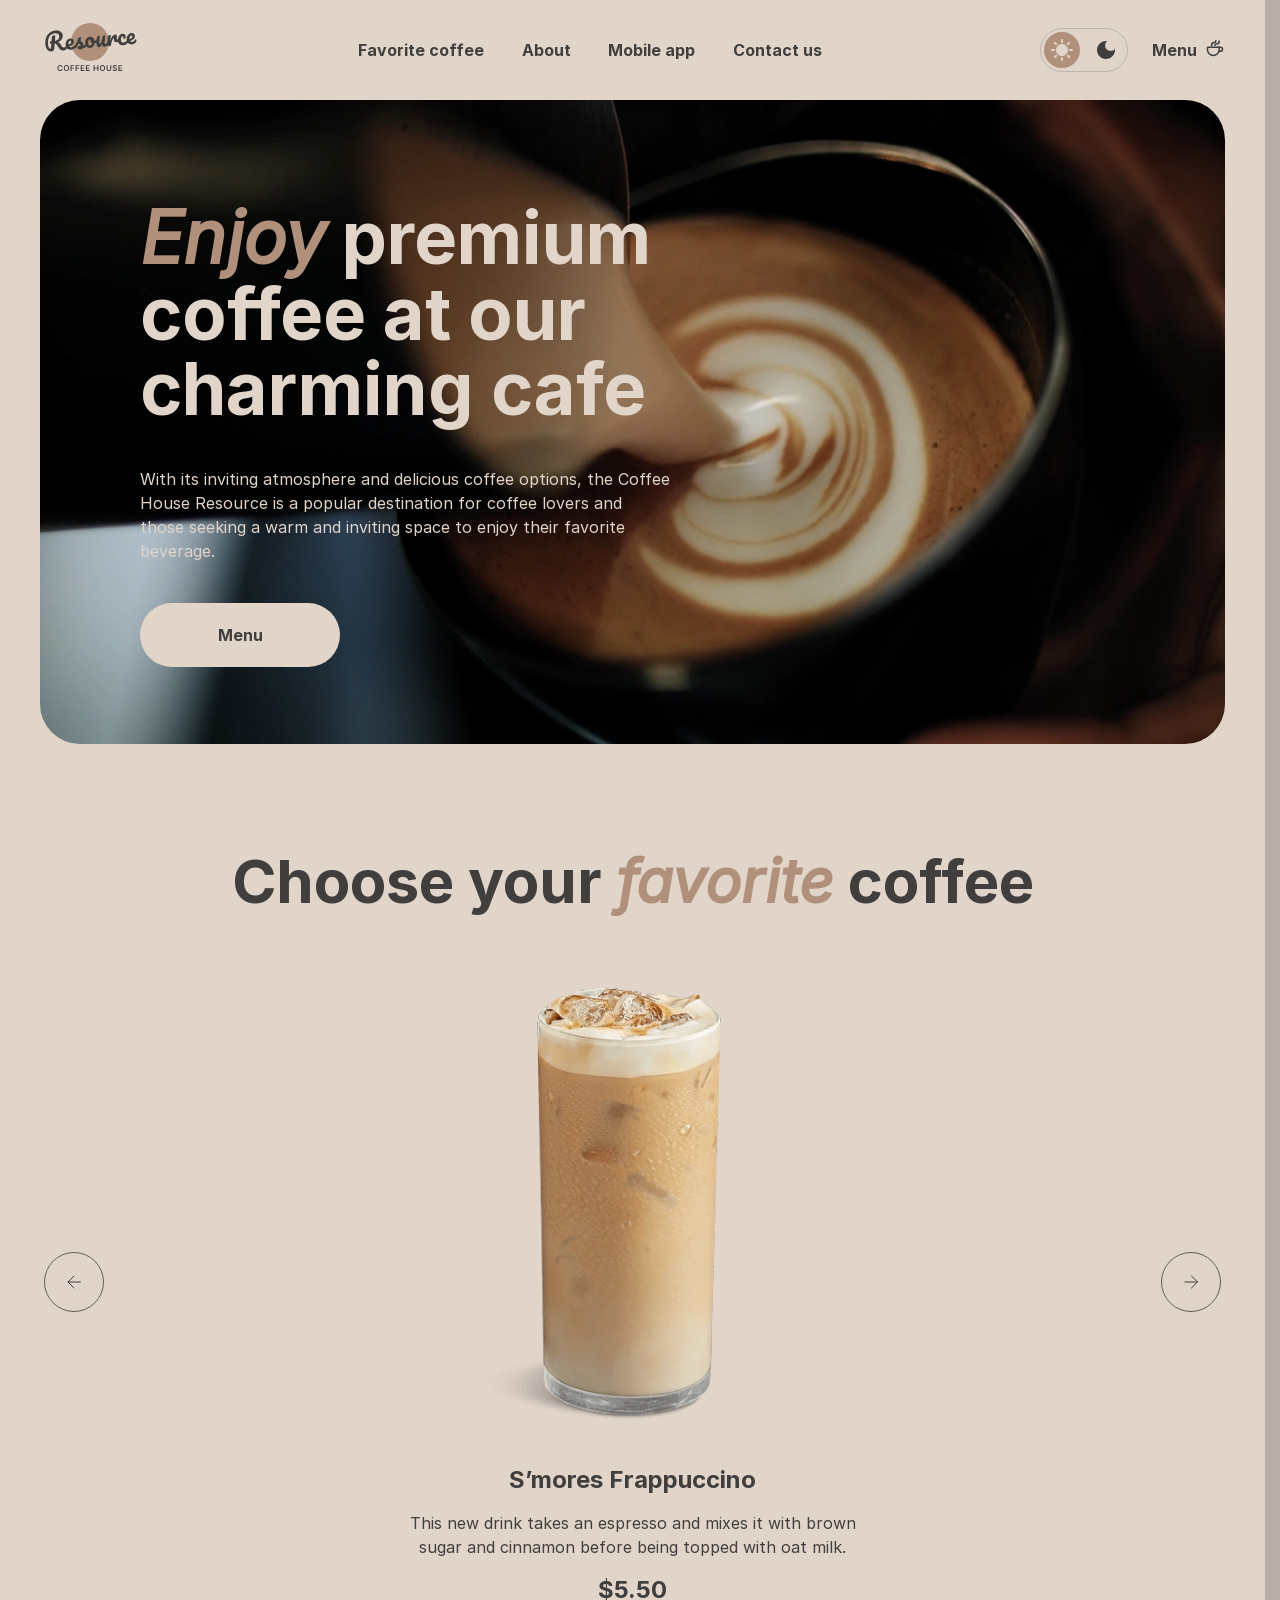
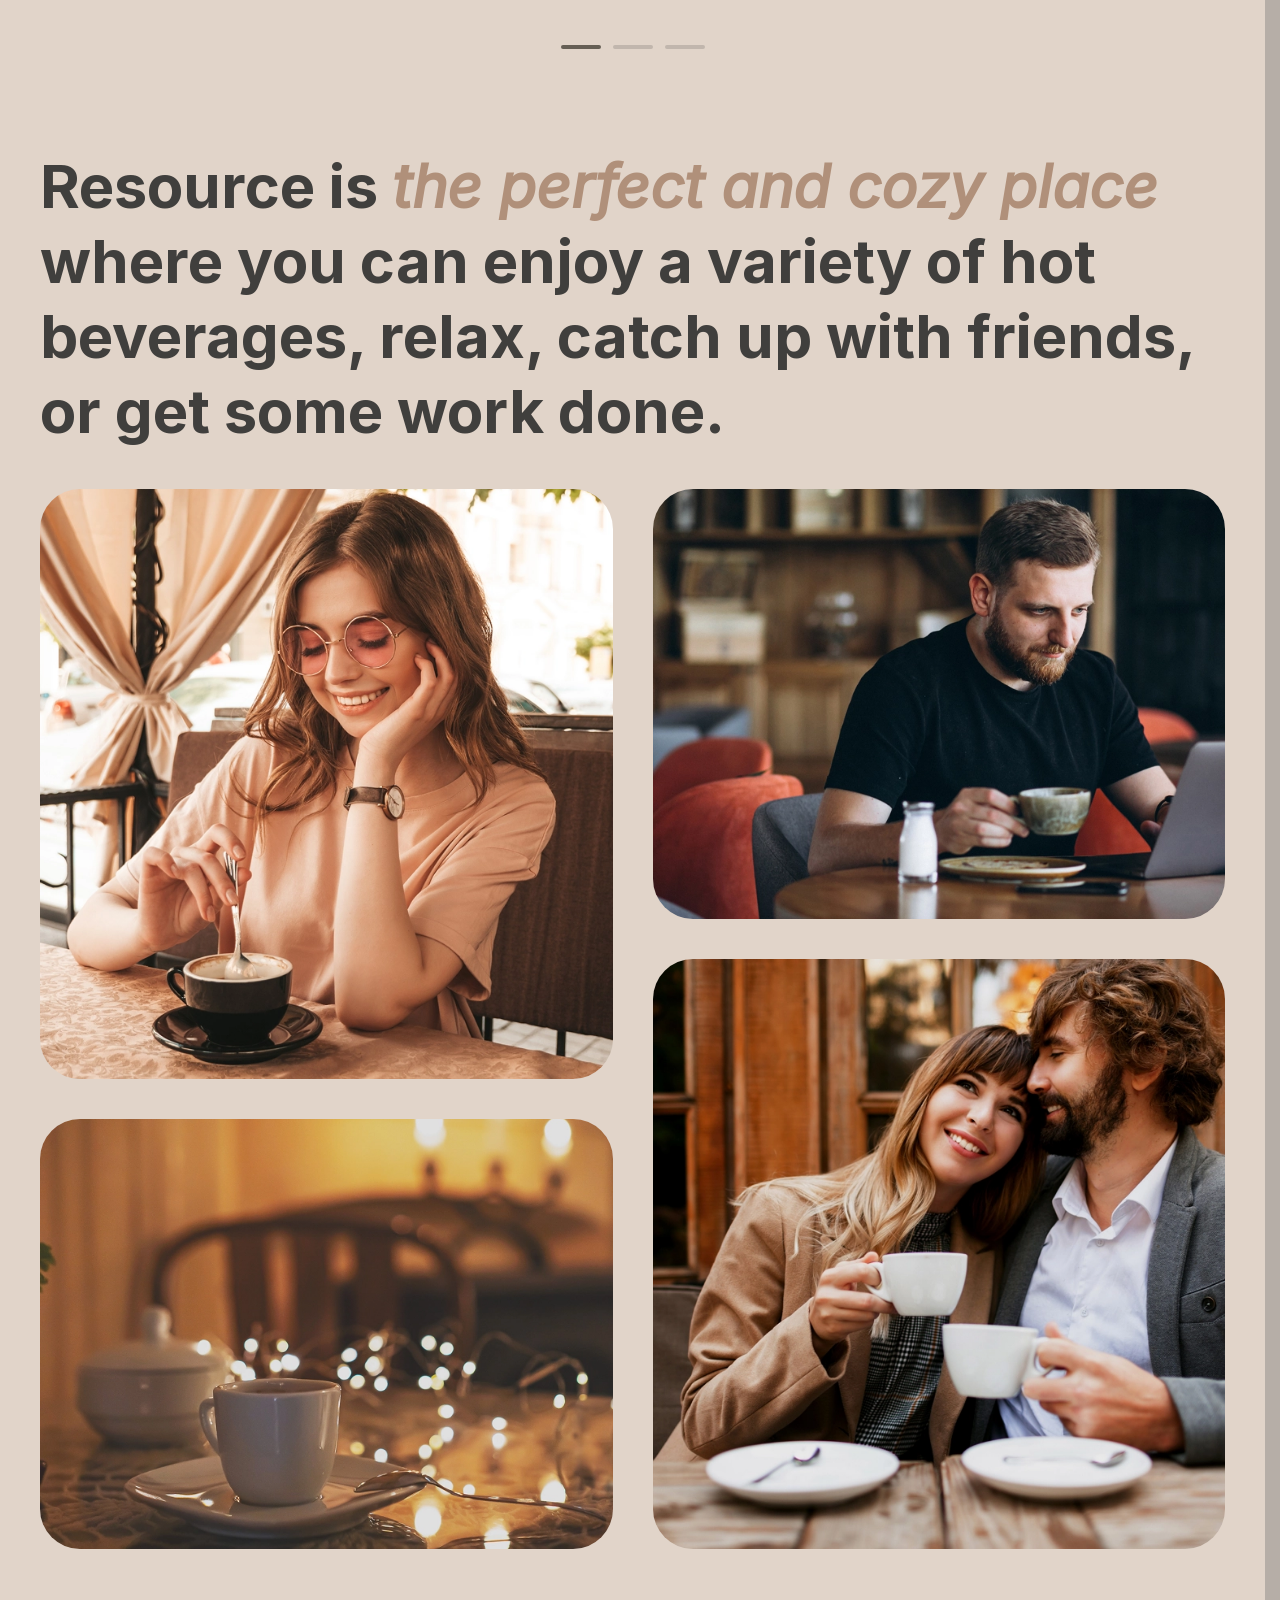
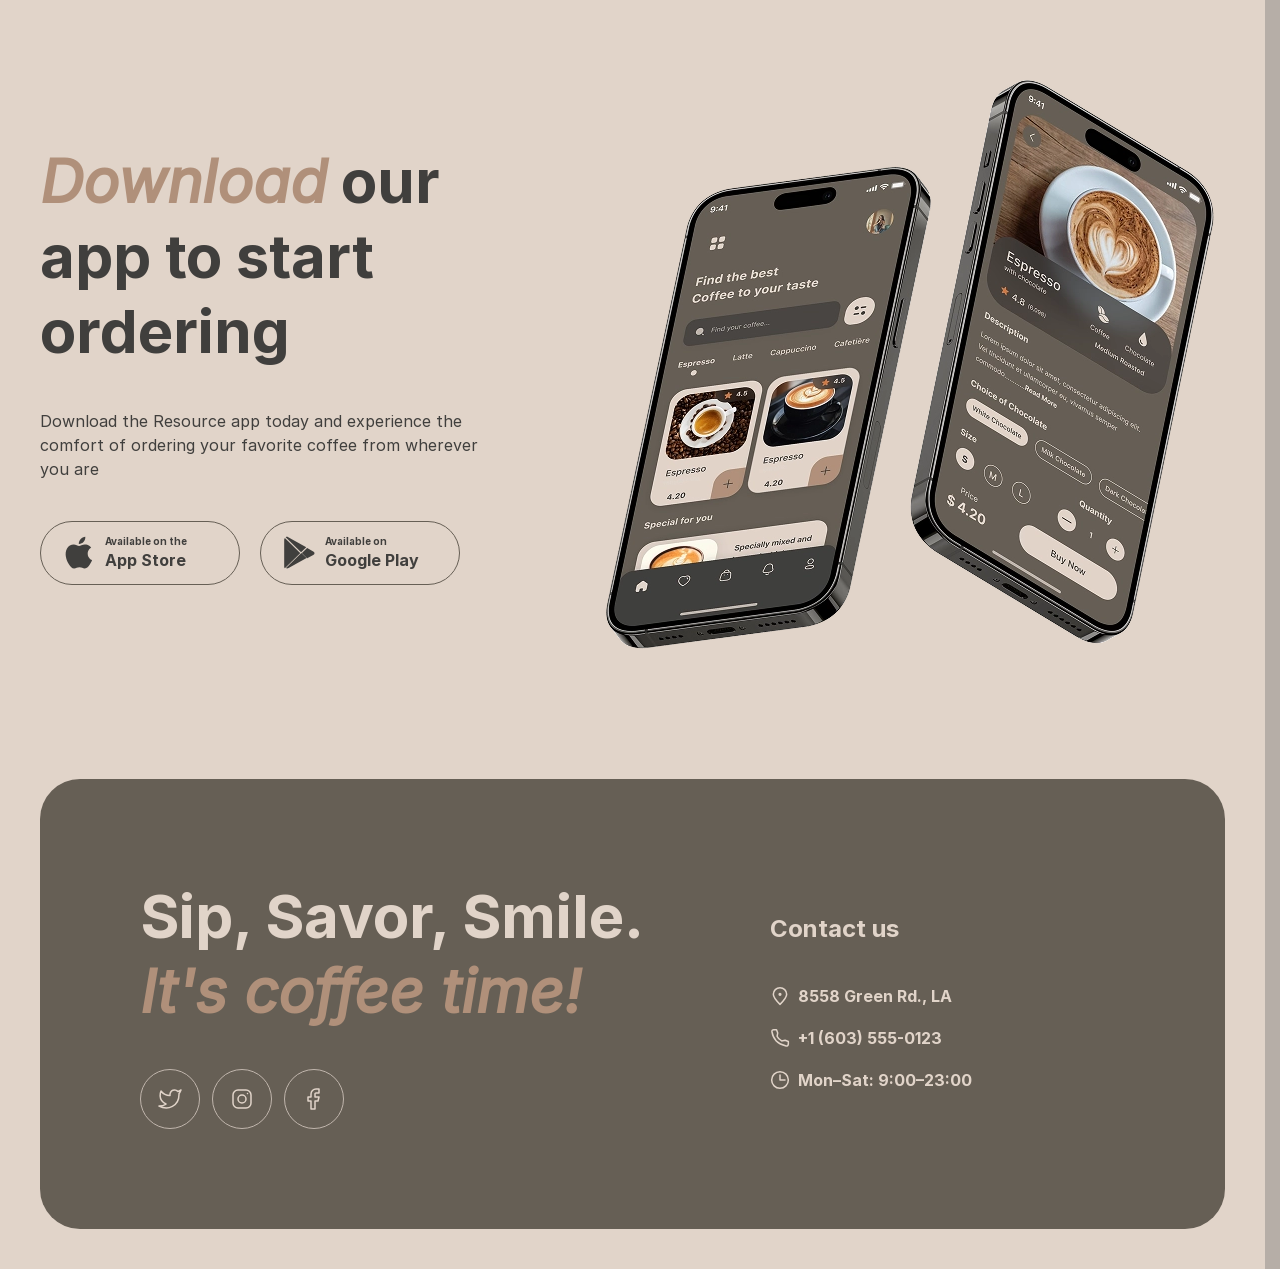
<file: index.html>
<!doctype html>
<html lang="en">
  <head>
    <meta charset="UTF-8" />
    <meta name="viewport" content="width=device-width, initial-scale=1.0" />
    <title>Coffee House</title>
    <link rel="manifest" href="site.webmanifest" />
    <link rel="shortcut icon" href="favicon.ico" sizes="16x16" />
    <link rel="shortcut icon" href="favicon.ico" sizes="32x32" />
    <link rel="icon" href="assets/favicons/favicon.svg" type="image/svg+xml" />
    <link rel="apple-touch-icon" href="assets/favicons/apple-touch-icon.png" />
    <link rel="stylesheet" href="css/modern-normalize.css" />
    <link rel="stylesheet" href="css/style.css" />
    <script type="module" src="js/main.js?v=2"></script>
  </head>
  <body data-theme="light" data-menu-expanded="false">
    <header class="header">
      <a class="header-logo" href="index.html" aria-label="Coffee house logo">
        <img class="header-logo-light" src="assets/images/logo-light.svg" alt="" />
        <img class="header-logo-dark" src="assets/images/logo-dark.svg" alt="" />
      </a>
      <nav class="nav">
        <div class="nav-menu action-link" id="nav-menu">
          <ul class="nav-list">
            <li class="nav-list-item"><a href="#favorite">Favorite coffee</a></li>
            <li class="nav-list-item"><a href="#about">About</a></li>
            <li class="nav-list-item"><a href="#download">Mobile app</a></li>
            <li class="nav-list-item"><a href="#contacts">Contact us</a></li>
          </ul>
        </div>
      </nav>
      <button class="theme-switch" id="theme-button" data-action="theme-switch" aria-label="Toggle theme" type="button">
        <div class="theme-switch-icon-light">
          <svg width="22" height="22" viewBox="0 0 22 22" fill="currentColor" xmlns="http://www.w3.org/2000/svg" aria-hidden="true">
            <path
              d="M10 3V1C10 0.45 10.45 0 11 0C11.55 0 12 0.45 12 1V3C12 3.55 11.55 4 11 4C10.45 4 10 3.55 10 3ZM17.36 6.05L18.77 4.63C19.16 4.24 19.16 3.61 18.77 3.22C18.38 2.83 17.75 2.83 17.36 3.22L15.95 4.64C15.56 5.03 15.56 5.66 15.95 6.05C16.34 6.44 16.97 6.44 17.36 6.05ZM21 10H19C18.45 10 18 10.45 18 11C18 11.55 18.45 12 19 12H21C21.55 12 22 11.55 22 11C22 10.45 21.55 10 21 10ZM11 18C10.45 18 10 18.45 10 19V21C10 21.55 10.45 22 11 22C11.55 22 12 21.55 12 21V19C12 18.45 11.55 18 11 18ZM4.64 6.05L3.22 4.64C2.83 4.25 2.83 3.61 3.22 3.23C3.61 2.85 4.25 2.84 4.63 3.23L6.04 4.64C6.43 5.03 6.43 5.67 6.04 6.05C5.65 6.43 5.02 6.44 4.64 6.05ZM15.95 15.95C15.56 16.34 15.56 16.98 15.95 17.36L17.36 18.77C17.75 19.16 18.39 19.16 18.77 18.77C19.16 18.38 19.16 17.74 18.77 17.36L17.36 15.95C16.98 15.56 16.34 15.56 15.95 15.95ZM1 12H3C3.55 12 4 11.55 4 11C4 10.45 3.55 10 3 10H1C0.45 10 0 10.45 0 11C0 11.55 0.45 12 1 12ZM4.64 18.78L6.05 17.37C6.44 16.98 6.44 16.34 6.05 15.96C5.66 15.58 5.02 15.57 4.64 15.96L3.23 17.37C2.84 17.76 2.84 18.4 3.23 18.78C3.61 19.17 4.25 19.17 4.64 18.78ZM11 5C7.69 5 5 7.69 5 11C5 14.31 7.69 17 11 17C14.31 17 17 14.31 17 11C17 7.69 14.31 5 11 5Z"
            />
          </svg>
        </div>
        <div class="theme-switch-icon-dark">
          <svg width="18" height="18" viewBox="0 0 18 18" fill="currentColor" xmlns="http://www.w3.org/2000/svg" aria-hidden="true">
            <path
              d="M9 0C4.03 0 0 4.03 0 9C0 13.97 4.03 18 9 18C13.97 18 18 13.97 18 9C18 8.54 17.96 8.08 17.9 7.64C16.92 9.01 15.32 9.9 13.5 9.9C10.52 9.9 8.1 7.48 8.1 4.5C8.1 2.69 8.99 1.08 10.36 0.0999999C9.92 0.0399999 9.46 0 9 0Z"
            />
          </svg>
        </div>
      </button>
      <div id="menu-burger">
        <button class="header-menu-burger button-icon-burger" id="burger-button" aria-label="Open menu" aria-expanded="false" type="button">
          <div class="icon-burger-open">
            <svg width="18" height="10" viewBox="0 0 18 10" fill="none" xmlns="http://www.w3.org/2000/svg" aria-hidden="true">
              <path d="M0.75 0.75H16.75" stroke="currentColor" stroke-width="1.5" stroke-linecap="round" stroke-linejoin="round" />
              <path d="M0.75 8.75H16.75" stroke="currentColor" stroke-width="1.5" stroke-linecap="round" stroke-linejoin="round" />
            </svg>
          </div>
          <div class="icon-burger-close">
            <svg width="13" height="13" viewBox="0 0 13 13" fill="none" xmlns="http://www.w3.org/2000/svg" aria-hidden="true">
              <path d="M0.75 0.75L12.0637 12.0637" stroke="currentColor" stroke-width="1.5" stroke-linecap="round" stroke-linejoin="round" />
              <path d="M0.75 12.0637L12.0637 0.749998" stroke="currentColor" stroke-width="1.5" stroke-linecap="round" stroke-linejoin="round" />
            </svg>
          </div>
        </button>
        <a class="header-menu-link action-link" id="menu-link" href="catalog.html">
          Menu
          <svg width="20" height="20" viewBox="0 0 20 20" fill="none" xmlns="http://www.w3.org/2000/svg" aria-hidden="true">
            <path
              d="M14.166 9.76667V11.6667C14.166 14.8883 11.5543 17.5 8.33268 17.5C5.11102 17.5 2.49935 14.8883 2.49935 11.6667V9.76667C2.49935 9.4353 2.76798 9.16667 3.09935 9.16667H13.566C13.8974 9.16667 14.166 9.4353 14.166 9.76667Z"
              stroke="currentColor"
              stroke-width="1.5"
              stroke-linecap="round"
              stroke-linejoin="round"
            />
            <path
              d="M9.99935 7.49996C9.99935 6.66663 10.5946 5.83329 11.7851 5.83329C13.1 5.83329 14.166 4.7673 14.166 3.45234V2.91663"
              stroke="currentColor"
              stroke-width="1.5"
              stroke-linecap="round"
              stroke-linejoin="round"
            />
            <path
              d="M6.66732 7.5V7.08333C6.66732 5.70262 7.78661 4.58333 9.16732 4.58333C10.0878 4.58333 10.834 3.83714 10.834 2.91667V2.5"
              stroke="currentColor"
              stroke-width="1.5"
              stroke-linecap="round"
              stroke-linejoin="round"
            />
            <path
              d="M13.334 9.16663H15.4173C16.5679 9.16663 17.5007 10.0994 17.5007 11.25C17.5007 12.4006 16.5679 13.3333 15.4173 13.3333H14.1673"
              stroke="currentColor"
              stroke-width="1.5"
              stroke-linecap="round"
              stroke-linejoin="round"
            />
          </svg>
        </a>
      </div>
    </header>
    <main class="main">
      <section class="hero">
        <video class="hero-video" poster="assets/images/img-hero.webp" autoplay muted loop playsinline aria-hidden="true">
          <source src="assets/video/video-hero.mp4" type="video/mp4" />
        </video>
        <div class="hero-text">
          <h1 class="heading-1"><span class="accent">Enjoy</span> premium coffee at our charming cafe</h1>
          <p class="hero-text-subtitle body-medium">
            With its inviting atmosphere and delicious coffee options, the Coffee House Resource is a popular destination for coffee lovers and those seeking a warm and inviting
            space to enjoy their favorite beverage.
          </p>
          <a class="hero-button button-primary action-link" href="catalog.html">
            Menu
            <svg width="20" height="20" viewBox="0 0 20 20" fill="none" xmlns="http://www.w3.org/2000/svg" aria-hidden="true">
              <path
                d="M14.166 9.76667V11.6667C14.166 14.8883 11.5543 17.5 8.33268 17.5C5.11102 17.5 2.49935 14.8883 2.49935 11.6667V9.76667C2.49935 9.4353 2.76798 9.16667 3.09935 9.16667H13.566C13.8974 9.16667 14.166 9.4353 14.166 9.76667Z"
                stroke="currentColor"
                stroke-width="1.5"
                stroke-linecap="round"
                stroke-linejoin="round"
              />
              <path
                d="M9.99935 7.49996C9.99935 6.66663 10.5946 5.83329 11.7851 5.83329C13.1 5.83329 14.166 4.7673 14.166 3.45234V2.91663"
                stroke="currentColor"
                stroke-width="1.5"
                stroke-linecap="round"
                stroke-linejoin="round"
              />
              <path
                d="M6.66732 7.5V7.08333C6.66732 5.70262 7.78661 4.58333 9.16732 4.58333C10.0878 4.58333 10.834 3.83714 10.834 2.91667V2.5"
                stroke="currentColor"
                stroke-width="1.5"
                stroke-linecap="round"
                stroke-linejoin="round"
              />
              <path
                d="M13.334 9.16663H15.4173C16.5679 9.16663 17.5007 10.0994 17.5007 11.25C17.5007 12.4006 16.5679 13.3333 15.4173 13.3333H14.1673"
                stroke="currentColor"
                stroke-width="1.5"
                stroke-linecap="round"
                stroke-linejoin="round"
              />
            </svg>
          </a>
        </div>
      </section>
      <section class="slider-wrapper" id="favorite">
        <h2 class="slider-text heading-2">Choose your <span class="accent">favorite</span> coffee</h2>
        <div class="slider-product" tabindex="0" aria-roledescription="carousel">
          <button class="button-slider slider-arrow-prev" data-action="slider-prev" aria-label="Previous" type="button">
            <svg width="24" height="24" viewBox="0 0 24 24" fill="none" xmlns="http://www.w3.org/2000/svg" aria-hidden="true">
              <path d="M18.5 12H6M12 18L6 12L12 6" stroke="currentColor" stroke-linecap="round" stroke-linejoin="round" />
            </svg>
          </button>
          <div class="slider-track">
            <div class="slider-list">
              <div class="slider-slide">
                <div class="slider-slide-content">
                  <img class="slider-image" src="assets/images/coffee-slider-1.webp" alt="" />
                  <h3 class="slider-title heading-3">S’mores Frappuccino</h3>
                  <p class="slider-desc body-medium">This new drink takes an espresso and mixes it with brown sugar and cinnamon before being topped with oat milk.</p>
                  <p class="heading-3">$5.50</p>
                </div>
              </div>
              <div class="slider-slide">
                <div class="slider-slide-content">
                  <img class="slider-image" src="assets/images/coffee-slider-2.webp" alt="" />
                  <h3 class="slider-title heading-3">Caramel Macchiato</h3>
                  <p class="slider-desc body-medium">Fragrant and unique classic espresso with rich caramel-peanut syrup, with cream under whipped thick foam.</p>
                  <p class="heading-3">$5.00</p>
                </div>
              </div>
              <div class="slider-slide">
                <div class="slider-slide-content">
                  <img class="slider-image" src="assets/images/coffee-slider-3.webp" alt="" />
                  <h3 class="slider-title heading-3">Ice Coffee</h3>
                  <p class="slider-desc body-medium">A popular summer drink that tones and invigorates. Prepared from coffee, milk and ice.</p>
                  <p class="heading-3">$4.50</p>
                </div>
              </div>
            </div>
          </div>
          <button class="button-slider slider-arrow-next" data-action="slider-next" aria-label="Next" type="button">
            <svg width="24" height="24" viewBox="0 0 24 24" fill="none" xmlns="http://www.w3.org/2000/svg" aria-hidden="true">
              <path d="M6 12H18.5M12.5 18L18.5 12L12.5 6" stroke="currentColor" stroke-linecap="round" stroke-linejoin="round" />
            </svg>
          </button>
        </div>
        <div class="slider-dots">
          <button class="slider-dot is-active" type="button" data-index="0" aria-label="Slide 1"></button>
          <button class="slider-dot" type="button" data-index="1" aria-label="Slide 2"></button>
          <button class="slider-dot" type="button" data-index="2" aria-label="Slide 3"></button>
        </div>
      </section>
      <section class="about" id="about">
        <h2 class="about-text heading-2">
          Resource is <span class="accent">the perfect and cozy place</span> where you can enjoy a variety of hot beverages, relax, catch up with friends, or get some work done.
        </h2>
        <div class="about-gallery">
          <div class="about-gallery-column">
            <img class="about-image about-image-1" src="assets/images/about-1.webp" alt="Woman enjoying coffee at a cafe table" />
            <img class="about-image about-image-2" src="assets/images/about-2.webp" alt="Cup of coffee on a table" />
          </div>
          <div class="about-gallery-column">
            <img class="about-image about-image-3" src="assets/images/about-3.webp" alt="Man drinking coffee while working on a laptop" />
            <img class="about-image about-image-4" src="assets/images/about-4.webp" alt="Couple enjoying coffee together" />
          </div>
        </div>
      </section>
      <section class="download" id="download">
        <div class="download-info">
          <h2 class="download-title heading-2"><span class="accent">Download</span> our app to&nbsp;start ordering</h2>
          <p class="body-medium">Download the Resource app today and experience the comfort of ordering your favorite coffee from wherever you are</p>
          <div class="download-buttons">
            <a class="button-app-store" href="https://apps.apple.com/" target="_blank" rel="noopener">
              <svg class="button-store-icon" width="36" height="36" viewBox="0 0 36 36" fill="currentColor" xmlns="http://www.w3.org/2000/svg" aria-hidden="true">
                <path
                  d="M26.7063 18.6307C26.6694 14.6324 30.0641 12.6872 30.2193 12.5966C28.2967 9.86366 25.3169 9.49026 24.2697 9.46048C21.767 9.20369 19.3393 10.9206 18.0644 10.9206C16.764 10.9206 14.8008 9.48529 12.6848 9.52747C9.96196 9.56841 7.41468 11.1055 6.01762 13.4923C3.13444 18.359 5.28474 25.5108 8.04705 29.4446C9.42884 31.3712 11.0435 33.5223 13.1569 33.4466C15.2245 33.3635 15.9968 32.1614 18.4919 32.1614C20.9641 32.1614 21.6893 33.4466 23.8447 33.3983C26.0637 33.3635 27.4608 31.463 28.7942 29.519C30.3911 27.3108 31.0323 25.1362 31.0578 25.0245C31.0056 25.0071 26.7483 23.4229 26.7063 18.6307Z"
                />
                <path
                  d="M22.6347 6.87268C23.7468 5.51675 24.5076 3.67205 24.2964 1.80005C22.6869 1.86952 20.674 2.88554 19.5149 4.21169C18.4893 5.38029 17.5732 7.29571 17.8099 9.097C19.6179 9.2285 21.4743 8.20752 22.6347 6.87268Z"
                />
              </svg>
              <span class="button-store-text">
                <span class="body-caption">Available on the</span>
                <span class="action-link">App Store</span>
              </span>
            </a>
            <a class="button-google-play" href="https://play.google.com/" target="_blank" rel="noopener">
              <svg class="button-store-icon" width="36" height="36" viewBox="0 0 36 36" fill="currentColor" xmlns="http://www.w3.org/2000/svg" aria-hidden="true">
                <path
                  d="M3.7558 3.20309C3.39335 3.57302 3.18359 4.14896 3.18359 4.89483V31.4995C3.18359 32.2454 3.39335 32.8213 3.7558 33.1913L3.84525 33.2725L19.1359 18.3701V18.0182L3.84525 3.11587L3.7558 3.20309Z"
                />
                <path
                  d="M26.0776 23.34L20.9863 18.3701V18.0182L26.0837 13.0482L26.1979 13.1129L32.2345 16.4618C33.9573 17.4122 33.9573 18.9761 32.2345 19.9325L26.1979 23.2754L26.0776 23.34Z"
                />
                <path d="M25.5916 23.0812L20.3801 18L5 32.9971C5.5722 33.5836 6.50531 33.6542 7.56643 33.0678L25.5916 23.0812Z" />
                <path d="M25.2733 12.1876L7.24807 2.20103C6.18695 1.62058 5.25384 1.69125 4.68164 2.27772L20.0617 17.2688L25.2733 12.1876Z" />
              </svg>
              <span class="button-store-text">
                <span class="body-caption">Available on</span>
                <span class="action-link">Google Play</span>
              </span>
            </a>
          </div>
        </div>
        <img class="download-image" src="assets/images/mobile-screens.webp" alt="Mobile app screens" />
      </section>
    </main>
    <footer class="footer">
      <div class="footer-brand">
        <h2 class="heading-2">
          Sip, Savor, Smile.<br />
          <span class="accent">It's coffee time!</span>
        </h2>
        <div class="footer-socials">
          <a class="button-social" href="https://www.twitter.com/" aria-label="Twitter" target="_blank" rel="noopener">
            <svg width="24" height="24" viewBox="0 0 24 24" fill="none" xmlns="http://www.w3.org/2000/svg" aria-hidden="true">
              <path
                d="M23 3.01006C23 3.01006 20.9821 4.20217 19.86 4.54006C19.2577 3.84757 18.4573 3.35675 17.567 3.13398C16.6767 2.91122 15.7395 2.96725 14.8821 3.29451C14.0247 3.62177 13.2884 4.20446 12.773 4.96377C12.2575 5.72309 11.9877 6.62239 12 7.54006V8.54006C10.2426 8.58562 8.50127 8.19587 6.93101 7.4055C5.36074 6.61513 4.01032 5.44869 3 4.01006C3 4.01006 -1 13.0101 8 17.0101C5.94053 18.408 3.48716 19.109 1 19.0101C10 24.0101 21 19.0101 21 7.51006C20.9991 7.23151 20.9723 6.95365 20.92 6.68006C21.9406 5.67355 23 3.01006 23 3.01006Z"
                stroke="currentColor"
                stroke-width="1.5"
                stroke-linecap="round"
                stroke-linejoin="round"
              />
            </svg>
          </a>
          <a class="button-social" href="https://www.instagram.com/" aria-label="Instagram" target="_blank" rel="noopener">
            <svg width="24" height="24" viewBox="0 0 24 24" fill="none" xmlns="http://www.w3.org/2000/svg" aria-hidden="true">
              <path
                d="M12 16C14.2091 16 16 14.2091 16 12C16 9.79086 14.2091 8 12 8C9.79086 8 8 9.79086 8 12C8 14.2091 9.79086 16 12 16Z"
                stroke="currentColor"
                stroke-width="1.5"
                stroke-linecap="round"
                stroke-linejoin="round"
              />
              <path
                d="M3 16V8C3 5.23858 5.23858 3 8 3H16C18.7614 3 21 5.23858 21 8V16C21 18.7614 18.7614 21 16 21H8C5.23858 21 3 18.7614 3 16Z"
                stroke="currentColor"
                stroke-width="1.5"
                stroke-linecap="round"
                stroke-linejoin="round"
              />
              <path d="M17.5 6.51L17.51 6.49889" stroke="currentColor" stroke-width="1.5" stroke-linecap="round" stroke-linejoin="round" />
            </svg>
          </a>
          <a class="button-social" href="https://www.facebook.com/" aria-label="Facebook" target="_blank" rel="noopener">
            <svg width="24" height="24" viewBox="0 0 24 24" fill="none" xmlns="http://www.w3.org/2000/svg" aria-hidden="true">
              <path
                d="M17 2H14C12.6739 2 11.4021 2.52678 10.4645 3.46447C9.52678 4.40215 9 5.67392 9 7V10H6V14H9V22H13V14H16L17 10H13V7C13 6.73478 13.1054 6.48043 13.2929 6.29289C13.4804 6.10536 13.7348 6 14 6H17V2Z"
                stroke="currentColor"
                stroke-width="1.5"
                stroke-linecap="round"
                stroke-linejoin="round"
              />
            </svg>
          </a>
        </div>
      </div>
      <div class="footer-contacts" id="contacts">
        <h3 class="heading-3">Contact us</h3>
        <ul class="footer-contacts-list">
          <li>
            <a class="link-contact action-link" href="https://maps.google.com/?q=8558+Green+Rd.,+LA" target="_blank" rel="noopener">
              <svg width="20" height="20" viewBox="0 0 20 20" fill="none" xmlns="http://www.w3.org/2000/svg" aria-hidden="true">
                <path
                  d="M16.6673 8.33333C16.6673 12.0152 10.0007 18.3333 10.0007 18.3333C10.0007 18.3333 3.33398 12.0152 3.33398 8.33333C3.33398 4.65144 6.31875 1.66667 10.0007 1.66667C13.6825 1.66667 16.6673 4.65144 16.6673 8.33333Z"
                  stroke="currentColor"
                  stroke-width="1.5"
                />
                <path
                  d="M9.99935 9.16667C10.4596 9.16667 10.8327 8.79357 10.8327 8.33333C10.8327 7.8731 10.4596 7.5 9.99935 7.5C9.53911 7.5 9.16602 7.8731 9.16602 8.33333C9.16602 8.79357 9.53911 9.16667 9.99935 9.16667Z"
                  stroke="currentColor"
                  stroke-width="1.5"
                  stroke-linecap="round"
                  stroke-linejoin="round"
                />
              </svg>
              8558 Green Rd., LA
            </a>
          </li>
          <li>
            <a class="link-contact action-link" href="tel:+16035550123">
              <svg width="20" height="20" viewBox="0 0 20 20" fill="none" xmlns="http://www.w3.org/2000/svg" aria-hidden="true">
                <path
                  d="M15.0984 12.2516L11.6665 12.9166C9.34845 11.7531 7.91654 10.4166 7.08321 8.33329L7.72483 4.89154L6.51197 1.66663L3.72946 1.66663C2.60191 1.66663 1.71466 2.59958 1.90108 3.71161C2.29888 6.08454 3.37231 10.0391 6.24987 12.9166C9.27338 15.9401 13.5661 17.3318 16.1378 17.9288C17.299 18.1983 18.3332 17.2908 18.3332 16.0988L18.3332 13.4843L15.0984 12.2516Z"
                  stroke="currentColor"
                  stroke-width="1.5"
                  stroke-linecap="round"
                  stroke-linejoin="round"
                />
              </svg>
              +1 (603) 555-0123
            </a>
          </li>
          <li>
            <span class="link-contact action-link no-link">
              <svg width="20" height="20" viewBox="0 0 20 20" fill="none" xmlns="http://www.w3.org/2000/svg" aria-hidden="true">
                <g clip-path="url(#clip0_217_1736)">
                  <path d="M10 5L10 10L15 10" stroke="currentColor" stroke-width="1.5" stroke-linecap="round" stroke-linejoin="round" />
                  <path
                    d="M10.0003 18.3333C14.6027 18.3333 18.3337 14.6023 18.3337 9.99996C18.3337 5.39759 14.6027 1.66663 10.0003 1.66663C5.39795 1.66663 1.66699 5.39759 1.66699 9.99996C1.66699 14.6023 5.39795 18.3333 10.0003 18.3333Z"
                    stroke="currentColor"
                    stroke-width="1.5"
                    stroke-linecap="round"
                    stroke-linejoin="round"
                  />
                </g>
                <defs>
                  <clipPath id="clip0_217_1736">
                    <rect width="20" height="20" fill="white" />
                  </clipPath>
                </defs>
              </svg>
              Mon–Sat: 9:00–23:00
            </span>
          </li>
        </ul>
      </div>
    </footer>
  </body>
</html>
</file>
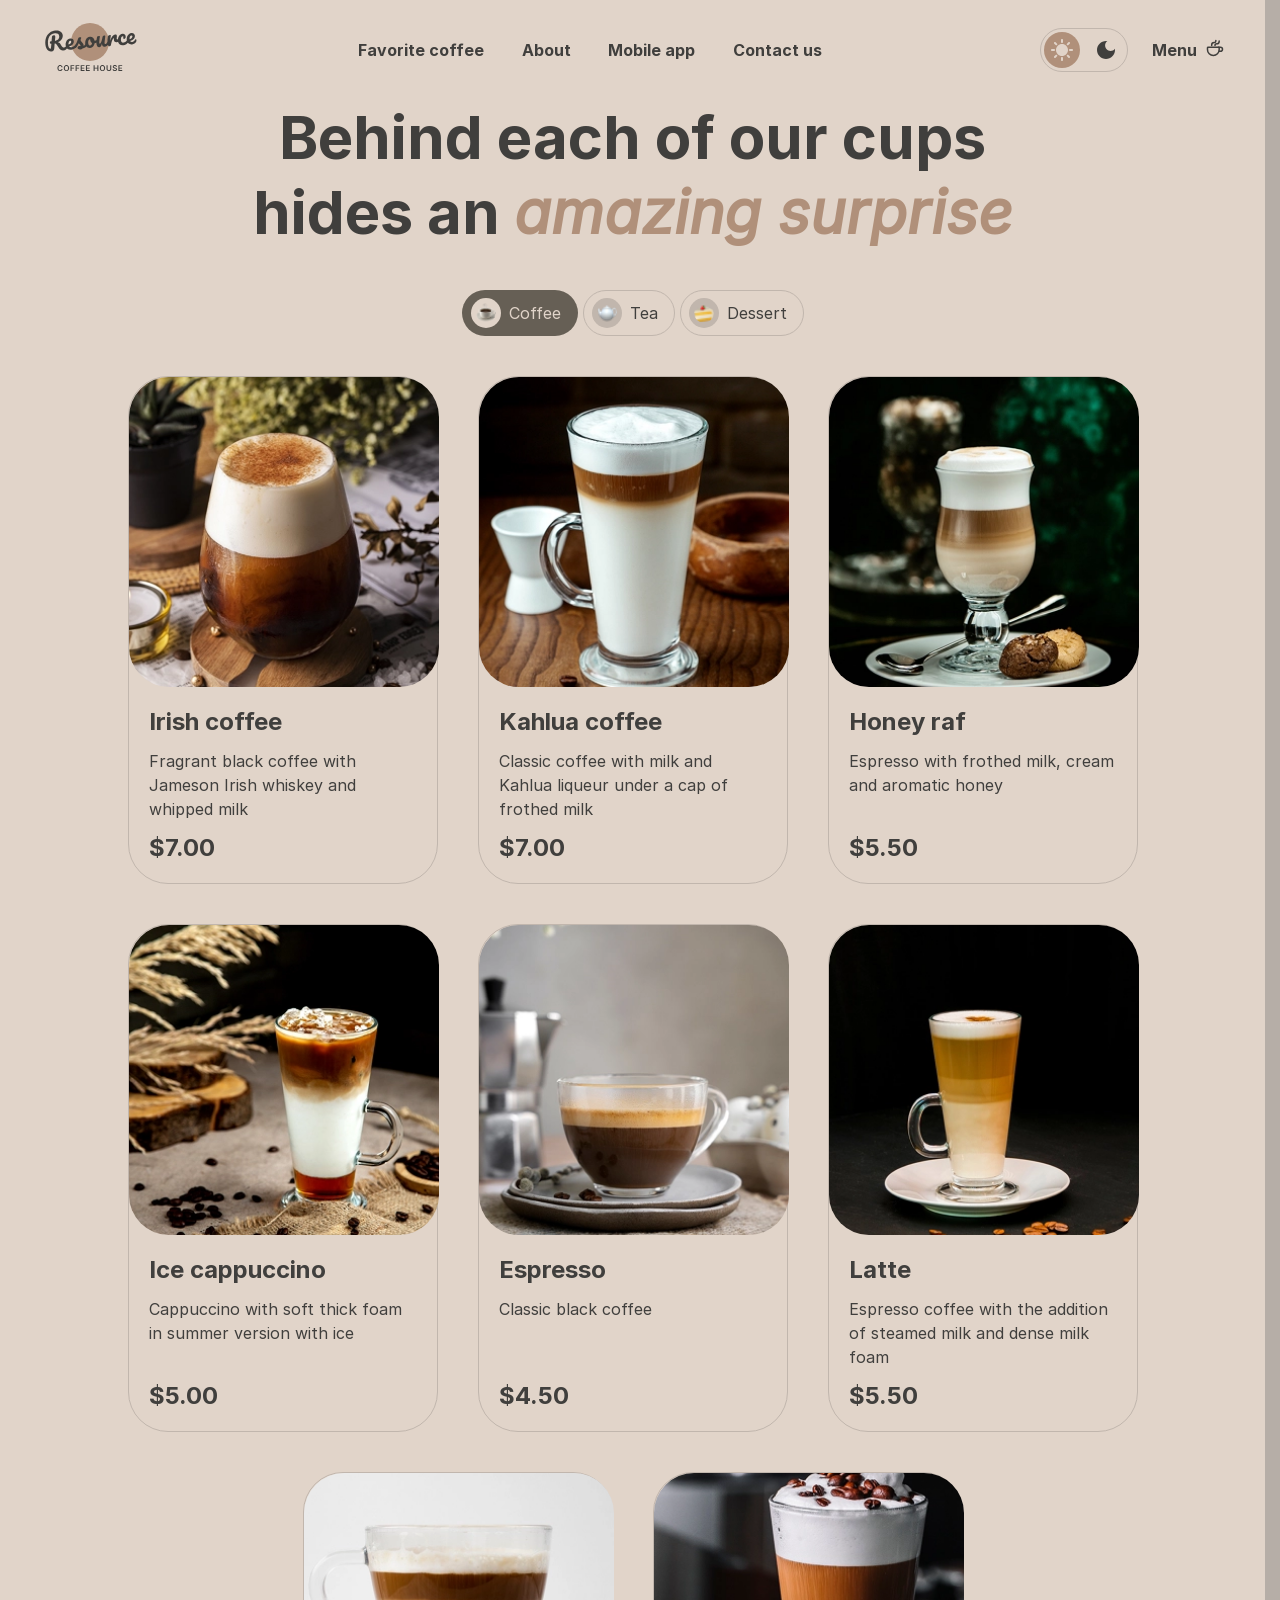
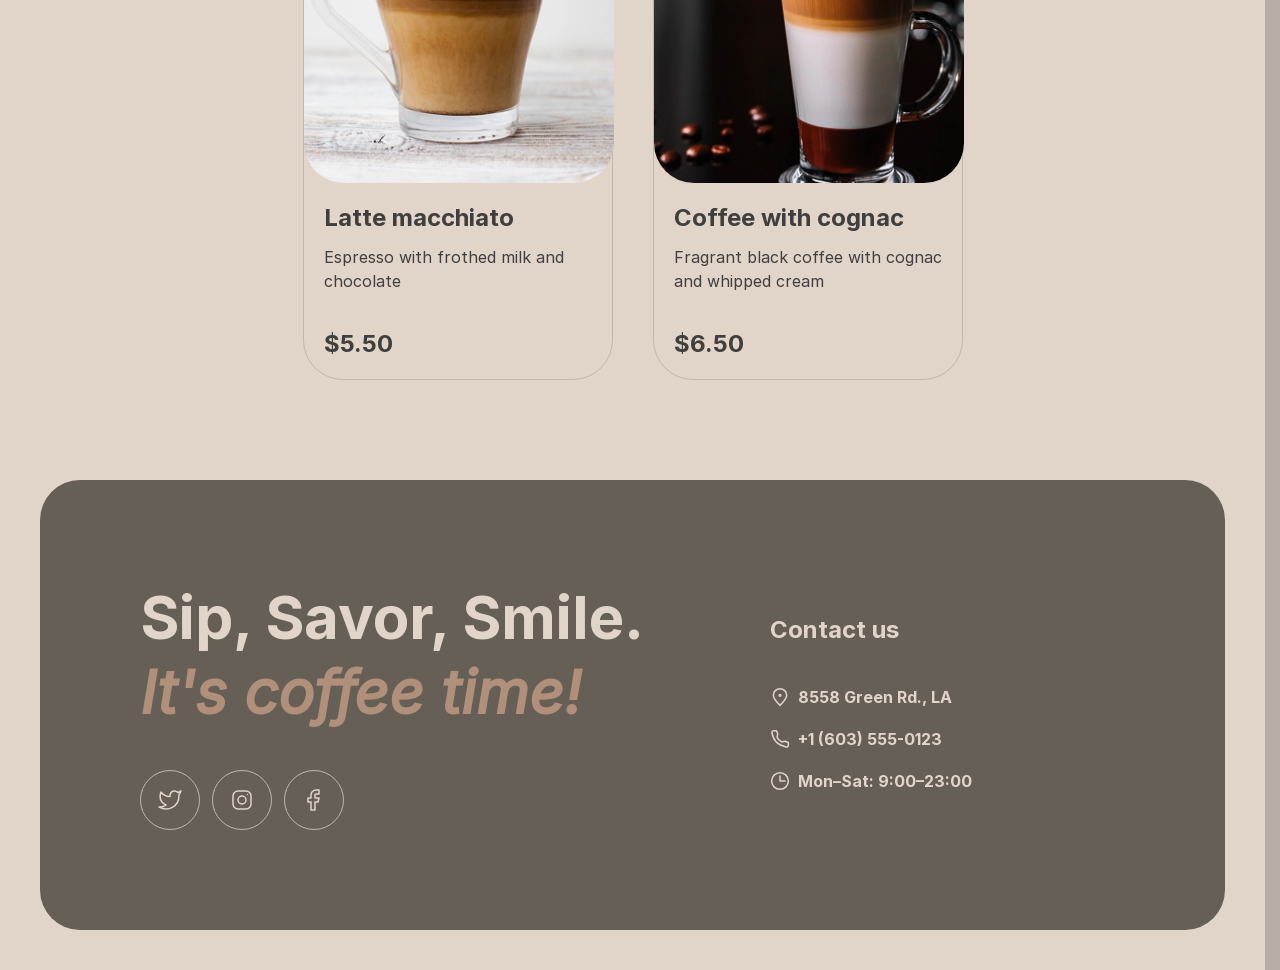
<file: catalog.html>
<!doctype html>
<html lang="en">
  <head>
    <meta charset="UTF-8" />
    <meta name="viewport" content="width=device-width, initial-scale=1.0" />
    <title>Coffee House Catalog</title>
    <link rel="manifest" href="site.webmanifest" />
    <link rel="shortcut icon" href="favicon.ico" sizes="16x16" />
    <link rel="shortcut icon" href="favicon.ico" sizes="32x32" />
    <link rel="icon" href="assets/favicons/favicon.svg" type="image/svg+xml" />
    <link rel="apple-touch-icon" href="assets/favicons/apple-touch-icon.png" />
    <link rel="stylesheet" href="css/modern-normalize.css" />
    <link rel="stylesheet" href="css/style.css" />
    <script type="module" src="js/main.js?v=2"></script>
  </head>
  <body data-theme="light" data-menu-expanded="false">
    <header class="header">
      <a class="header-logo" href="index.html" aria-label="Coffee house logo">
        <img class="header-logo-light" src="assets/images/logo-light.svg" alt="" />
        <img class="header-logo-dark" src="assets/images/logo-dark.svg" alt="" />
      </a>
      <nav class="nav">
        <div class="nav-menu action-link" id="nav-menu">
          <ul class="nav-list">
            <li class="nav-list-item"><a href="index.html#favorite">Favorite coffee</a></li>
            <li class="nav-list-item"><a href="index.html#about">About</a></li>
            <li class="nav-list-item"><a href="index.html#download">Mobile app</a></li>
            <li class="nav-list-item"><a href="index.html#contacts">Contact us</a></li>
          </ul>
        </div>
      </nav>
      <button class="theme-switch" id="theme-button" data-action="theme-switch" aria-label="Toggle theme" type="button">
        <div class="theme-switch-icon-light">
          <svg width="22" height="22" viewBox="0 0 22 22" fill="currentColor" xmlns="http://www.w3.org/2000/svg" aria-hidden="true">
            <path
              d="M10 3V1C10 0.45 10.45 0 11 0C11.55 0 12 0.45 12 1V3C12 3.55 11.55 4 11 4C10.45 4 10 3.55 10 3ZM17.36 6.05L18.77 4.63C19.16 4.24 19.16 3.61 18.77 3.22C18.38 2.83 17.75 2.83 17.36 3.22L15.95 4.64C15.56 5.03 15.56 5.66 15.95 6.05C16.34 6.44 16.97 6.44 17.36 6.05ZM21 10H19C18.45 10 18 10.45 18 11C18 11.55 18.45 12 19 12H21C21.55 12 22 11.55 22 11C22 10.45 21.55 10 21 10ZM11 18C10.45 18 10 18.45 10 19V21C10 21.55 10.45 22 11 22C11.55 22 12 21.55 12 21V19C12 18.45 11.55 18 11 18ZM4.64 6.05L3.22 4.64C2.83 4.25 2.83 3.61 3.22 3.23C3.61 2.85 4.25 2.84 4.63 3.23L6.04 4.64C6.43 5.03 6.43 5.67 6.04 6.05C5.65 6.43 5.02 6.44 4.64 6.05ZM15.95 15.95C15.56 16.34 15.56 16.98 15.95 17.36L17.36 18.77C17.75 19.16 18.39 19.16 18.77 18.77C19.16 18.38 19.16 17.74 18.77 17.36L17.36 15.95C16.98 15.56 16.34 15.56 15.95 15.95ZM1 12H3C3.55 12 4 11.55 4 11C4 10.45 3.55 10 3 10H1C0.45 10 0 10.45 0 11C0 11.55 0.45 12 1 12ZM4.64 18.78L6.05 17.37C6.44 16.98 6.44 16.34 6.05 15.96C5.66 15.58 5.02 15.57 4.64 15.96L3.23 17.37C2.84 17.76 2.84 18.4 3.23 18.78C3.61 19.17 4.25 19.17 4.64 18.78ZM11 5C7.69 5 5 7.69 5 11C5 14.31 7.69 17 11 17C14.31 17 17 14.31 17 11C17 7.69 14.31 5 11 5Z"
            />
          </svg>
        </div>
        <div class="theme-switch-icon-dark">
          <svg width="18" height="18" viewBox="0 0 18 18" fill="currentColor" xmlns="http://www.w3.org/2000/svg" aria-hidden="true">
            <path
              d="M9 0C4.03 0 0 4.03 0 9C0 13.97 4.03 18 9 18C13.97 18 18 13.97 18 9C18 8.54 17.96 8.08 17.9 7.64C16.92 9.01 15.32 9.9 13.5 9.9C10.52 9.9 8.1 7.48 8.1 4.5C8.1 2.69 8.99 1.08 10.36 0.0999999C9.92 0.0399999 9.46 0 9 0Z"
            />
          </svg>
        </div>
      </button>
      <div id="menu-burger">
        <button class="header-menu-burger button-icon-burger" id="burger-button" aria-label="Open menu" aria-expanded="false" type="button">
          <div class="icon-burger-open">
            <svg width="18" height="10" viewBox="0 0 18 10" fill="none" xmlns="http://www.w3.org/2000/svg" aria-hidden="true">
              <path d="M0.75 0.75H16.75" stroke="currentColor" stroke-width="1.5" stroke-linecap="round" stroke-linejoin="round" />
              <path d="M0.75 8.75H16.75" stroke="currentColor" stroke-width="1.5" stroke-linecap="round" stroke-linejoin="round" />
            </svg>
          </div>
          <div class="icon-burger-close">
            <svg width="13" height="13" viewBox="0 0 13 13" fill="none" xmlns="http://www.w3.org/2000/svg" aria-hidden="true">
              <path d="M0.75 0.75L12.0637 12.0637" stroke="currentColor" stroke-width="1.5" stroke-linecap="round" stroke-linejoin="round" />
              <path d="M0.75 12.0637L12.0637 0.749998" stroke="currentColor" stroke-width="1.5" stroke-linecap="round" stroke-linejoin="round" />
            </svg>
          </div>
        </button>
        <a class="header-menu-link action-link" id="menu-link" href="catalog.html">
          Menu
          <svg width="20" height="20" viewBox="0 0 20 20" fill="none" xmlns="http://www.w3.org/2000/svg" aria-hidden="true">
            <path
              d="M14.166 9.76667V11.6667C14.166 14.8883 11.5543 17.5 8.33268 17.5C5.11102 17.5 2.49935 14.8883 2.49935 11.6667V9.76667C2.49935 9.4353 2.76798 9.16667 3.09935 9.16667H13.566C13.8974 9.16667 14.166 9.4353 14.166 9.76667Z"
              stroke="currentColor"
              stroke-width="1.5"
              stroke-linecap="round"
              stroke-linejoin="round"
            />
            <path
              d="M9.99935 7.49996C9.99935 6.66663 10.5946 5.83329 11.7851 5.83329C13.1 5.83329 14.166 4.7673 14.166 3.45234V2.91663"
              stroke="currentColor"
              stroke-width="1.5"
              stroke-linecap="round"
              stroke-linejoin="round"
            />
            <path
              d="M6.66732 7.5V7.08333C6.66732 5.70262 7.78661 4.58333 9.16732 4.58333C10.0878 4.58333 10.834 3.83714 10.834 2.91667V2.5"
              stroke="currentColor"
              stroke-width="1.5"
              stroke-linecap="round"
              stroke-linejoin="round"
            />
            <path
              d="M13.334 9.16663H15.4173C16.5679 9.16663 17.5007 10.0994 17.5007 11.25C17.5007 12.4006 16.5679 13.3333 15.4173 13.3333H14.1673"
              stroke="currentColor"
              stroke-width="1.5"
              stroke-linecap="round"
              stroke-linejoin="round"
            />
          </svg>
        </a>
      </div>
    </header>
    <main class="main catalog">
      <section class="catalog-tabs">
        <h1 class="heading-2">Behind each of our cups hides an <span class="accent">amazing surprise</span></h1>
        <div class="tabs-filter">
          <button class="button-item is-active" type="button" data-category="coffee" aria-current="true">
            <img src="assets/icons/coffee.png" alt="" />
            Coffee
          </button>
          <button class="button-item" type="button" data-category="tea">
            <img src="assets/icons/tea.png" alt="" />
            Tea
          </button>
          <button class="button-item" type="button" data-category="dessert">
            <img src="assets/icons/dessert.png" alt="" />
            Dessert
          </button>
        </div>
      </section>
      <section class="catalog-products">
        <div class="catalog-grid is-active" id="catalog-grid" aria-live="polite"></div>
        <button class="button-show-more button-secondary" id="show-more" aria-controls="catalog-grid" type="button">Show more</button>
      </section>
      <dialog class="modal" id="product-modal" aria-labelledby="modal-title">
        <div class="modal-content">
          <div class="modal-image-wrapper">
            <img class="modal-image" id="modal-image" alt="" />
          </div>
          <div class="modal-info">
            <div class="modal-heading">
              <h2 class="heading-3" id="modal-title"></h2>
              <p class="body-medium" id="modal-description"></p>
            </div>
            <div class="modal-option">
              <p class="body-medium" id="modal-sizes-label">Size</p>
              <div class="modal-option-list" id="modal-sizes" role="group" aria-labelledby="modal-sizes-label"></div>
            </div>
            <div class="modal-option">
              <p class="body-medium" id="modal-additives-label">Additives</p>
              <div class="modal-option-list" id="modal-additives" role="group" aria-labelledby="modal-additives-label"></div>
            </div>
            <div class="modal-total heading-3">
              <span>Total:</span>
              <span id="modal-total" aria-live="polite"></span>
            </div>
            <div class="modal-alert">
              <svg width="16" height="16" viewBox="0 0 16 16" fill="none" xmlns="http://www.w3.org/2000/svg">
                <g clip-path="url(#clip0_147811_7961)">
                  <path d="M8 7.66663V11" stroke="currentColor" stroke-linecap="round" stroke-linejoin="round" />
                  <path d="M8 5.00667L8.00667 4.99926" stroke="currentColor" stroke-linecap="round" stroke-linejoin="round" />
                  <path
                    d="M7.99967 14.6667C11.6816 14.6667 14.6663 11.6819 14.6663 8.00004C14.6663 4.31814 11.6816 1.33337 7.99967 1.33337C4.31778 1.33337 1.33301 4.31814 1.33301 8.00004C1.33301 11.6819 4.31778 14.6667 7.99967 14.6667Z"
                    stroke="currentColor"
                    stroke-linecap="round"
                    stroke-linejoin="round"
                  />
                </g>
                <defs>
                  <clipPath id="clip0_147811_7961">
                    <rect width="16" height="16" fill="white" />
                  </clipPath>
                </defs>
              </svg>
              <p class="body-caption">
                The cost is not final. Download our mobile app to see the final price and place your order. Earn loyalty points and enjoy your favorite coffee with up to 20%
                discount.
              </p>
            </div>
            <button class="button-secondary modal-close action-link" id="modal-close" type="button">Close</button>
          </div>
        </div>
      </dialog>
    </main>
    <footer class="footer">
      <div class="footer-brand">
        <h2 class="heading-2">
          Sip, Savor, Smile.<br />
          <span class="accent">It's coffee time!</span>
        </h2>
        <div class="footer-socials">
          <a class="button-social" href="https://www.twitter.com/" aria-label="Twitter" target="_blank" rel="noopener">
            <svg width="24" height="24" viewBox="0 0 24 24" fill="none" xmlns="http://www.w3.org/2000/svg" aria-hidden="true">
              <path
                d="M23 3.01006C23 3.01006 20.9821 4.20217 19.86 4.54006C19.2577 3.84757 18.4573 3.35675 17.567 3.13398C16.6767 2.91122 15.7395 2.96725 14.8821 3.29451C14.0247 3.62177 13.2884 4.20446 12.773 4.96377C12.2575 5.72309 11.9877 6.62239 12 7.54006V8.54006C10.2426 8.58562 8.50127 8.19587 6.93101 7.4055C5.36074 6.61513 4.01032 5.44869 3 4.01006C3 4.01006 -1 13.0101 8 17.0101C5.94053 18.408 3.48716 19.109 1 19.0101C10 24.0101 21 19.0101 21 7.51006C20.9991 7.23151 20.9723 6.95365 20.92 6.68006C21.9406 5.67355 23 3.01006 23 3.01006Z"
                stroke="currentColor"
                stroke-width="1.5"
                stroke-linecap="round"
                stroke-linejoin="round"
              />
            </svg>
          </a>
          <a class="button-social" href="https://www.instagram.com/" aria-label="Instagram" target="_blank" rel="noopener">
            <svg width="24" height="24" viewBox="0 0 24 24" fill="none" xmlns="http://www.w3.org/2000/svg" aria-hidden="true">
              <path
                d="M12 16C14.2091 16 16 14.2091 16 12C16 9.79086 14.2091 8 12 8C9.79086 8 8 9.79086 8 12C8 14.2091 9.79086 16 12 16Z"
                stroke="currentColor"
                stroke-width="1.5"
                stroke-linecap="round"
                stroke-linejoin="round"
              />
              <path
                d="M3 16V8C3 5.23858 5.23858 3 8 3H16C18.7614 3 21 5.23858 21 8V16C21 18.7614 18.7614 21 16 21H8C5.23858 21 3 18.7614 3 16Z"
                stroke="currentColor"
                stroke-width="1.5"
                stroke-linecap="round"
                stroke-linejoin="round"
              />
              <path d="M17.5 6.51L17.51 6.49889" stroke="currentColor" stroke-width="1.5" stroke-linecap="round" stroke-linejoin="round" />
            </svg>
          </a>
          <a class="button-social" href="https://www.facebook.com/" aria-label="Facebook" target="_blank" rel="noopener">
            <svg width="24" height="24" viewBox="0 0 24 24" fill="none" xmlns="http://www.w3.org/2000/svg" aria-hidden="true">
              <path
                d="M17 2H14C12.6739 2 11.4021 2.52678 10.4645 3.46447C9.52678 4.40215 9 5.67392 9 7V10H6V14H9V22H13V14H16L17 10H13V7C13 6.73478 13.1054 6.48043 13.2929 6.29289C13.4804 6.10536 13.7348 6 14 6H17V2Z"
                stroke="currentColor"
                stroke-width="1.5"
                stroke-linecap="round"
                stroke-linejoin="round"
              />
            </svg>
          </a>
        </div>
      </div>
      <div class="footer-contacts" id="contacts">
        <h3 class="heading-3">Contact us</h3>
        <ul class="footer-contacts-list">
          <li>
            <a class="link-contact action-link" href="https://maps.google.com/?q=8558+Green+Rd.,+LA" target="_blank" rel="noopener">
              <svg width="20" height="20" viewBox="0 0 20 20" fill="none" xmlns="http://www.w3.org/2000/svg" aria-hidden="true">
                <path
                  d="M16.6673 8.33333C16.6673 12.0152 10.0007 18.3333 10.0007 18.3333C10.0007 18.3333 3.33398 12.0152 3.33398 8.33333C3.33398 4.65144 6.31875 1.66667 10.0007 1.66667C13.6825 1.66667 16.6673 4.65144 16.6673 8.33333Z"
                  stroke="currentColor"
                  stroke-width="1.5"
                />
                <path
                  d="M9.99935 9.16667C10.4596 9.16667 10.8327 8.79357 10.8327 8.33333C10.8327 7.8731 10.4596 7.5 9.99935 7.5C9.53911 7.5 9.16602 7.8731 9.16602 8.33333C9.16602 8.79357 9.53911 9.16667 9.99935 9.16667Z"
                  stroke="currentColor"
                  stroke-width="1.5"
                  stroke-linecap="round"
                  stroke-linejoin="round"
                />
              </svg>
              8558 Green Rd., LA
            </a>
          </li>
          <li>
            <a class="link-contact action-link" href="tel:+16035550123">
              <svg width="20" height="20" viewBox="0 0 20 20" fill="none" xmlns="http://www.w3.org/2000/svg" aria-hidden="true">
                <path
                  d="M15.0984 12.2516L11.6665 12.9166C9.34845 11.7531 7.91654 10.4166 7.08321 8.33329L7.72483 4.89154L6.51197 1.66663L3.72946 1.66663C2.60191 1.66663 1.71466 2.59958 1.90108 3.71161C2.29888 6.08454 3.37231 10.0391 6.24987 12.9166C9.27338 15.9401 13.5661 17.3318 16.1378 17.9288C17.299 18.1983 18.3332 17.2908 18.3332 16.0988L18.3332 13.4843L15.0984 12.2516Z"
                  stroke="currentColor"
                  stroke-width="1.5"
                  stroke-linecap="round"
                  stroke-linejoin="round"
                />
              </svg>
              +1 (603) 555-0123
            </a>
          </li>
          <li>
            <span class="link-contact action-link no-link">
              <svg width="20" height="20" viewBox="0 0 20 20" fill="none" xmlns="http://www.w3.org/2000/svg" aria-hidden="true">
                <g clip-path="url(#clip0_217_1736)">
                  <path d="M10 5L10 10L15 10" stroke="currentColor" stroke-width="1.5" stroke-linecap="round" stroke-linejoin="round" />
                  <path
                    d="M10.0003 18.3333C14.6027 18.3333 18.3337 14.6023 18.3337 9.99996C18.3337 5.39759 14.6027 1.66663 10.0003 1.66663C5.39795 1.66663 1.66699 5.39759 1.66699 9.99996C1.66699 14.6023 5.39795 18.3333 10.0003 18.3333Z"
                    stroke="currentColor"
                    stroke-width="1.5"
                    stroke-linecap="round"
                    stroke-linejoin="round"
                  />
                </g>
                <defs>
                  <clipPath id="clip0_217_1736">
                    <rect width="20" height="20" fill="white" />
                  </clipPath>
                </defs>
              </svg>
              Mon–Sat: 9:00–23:00
            </span>
          </li>
        </ul>
      </div>
    </footer>
  </body>
</html>
</file>
<file: css/style.css>
@font-face {
    font-family: 'Inter';
    src: url('../assets/fonts/Inter-Regular.woff2') format('woff2');
    font-weight: normal;
    font-style: normal;
    font-display: swap;
}

@font-face {
    font-family: 'Inter';
    src: url('../assets/fonts/Inter-Italic.woff2') format('woff2');
    font-weight: normal;
    font-style: italic;
    font-display: swap;
}

@font-face {
    font-family: 'Inter';
    src: url('../assets/fonts/Inter-Bold.woff2') format('woff2');
    font-weight: bold;
    font-style: normal;
    font-display: swap;
}

:root {
    --transition-duration: 0.2s;
    --transition-animation: 0.4s ease-in;
    /* fonts */
    --font-family-base: 'Inter', sans-serif;
    --fs-heading-1: 72px;
    --fs-heading-1-tablet: 60px;
    --fs-heading-1-small: 48px;
    --fs-heading-1-mob: 42px;
    --fw-heading-1: 600;
    --lh-heading-1: 1.05;
    --lh-heading-1-mob: 1.15;
    --fs-heading-2: 60px;
    --fs-heading-2-tablet: 48px;
    --fs-heading-2-small: 38px;
    --fs-heading-2-mob: 32px;
    --fw-heading-2: 600;
    --lh-heading-2: 1.25;
    --fs-heading-3: 24px;
    --fw-heading-3: 600;
    --lh-heading-3: 1.25;
    --fs-body-medium: 16px;
    --fw-body-medium: 400;
    --lh-body-medium: 1.50;
    --fs-body-caption: 10px;
    --fw-body-caption: 600;
    --lh-body-caption: 1.40;
    --fs-action-link: 16px;
    --fw-action-link: 600;
    --lh-action-link: 1.50;
    --fs-action-burger-link: 32px;
    --fw-action-burger-link: 600;
    --lh-action-burger-link: 1.25;
    /* Colors */
    --color-bg: #B6AEA7;
    /* light theme */
    --color-text-primary: #403F3D;
    --color-text-inverse: #E1D4C9;
    --color-text-accent: #B0907A;
    --color-bg-page: #E1D4C9;
    --color-bg-container: #665F55;
    --color-bg-overlay: #403F3D80;
    --color-border-primary: #C1B6AD;
    --color-border-inverse: #665F55;
}

[data-theme="dark"] {
    --color-text-primary: #E1D4C9;
    --color-text-inverse: #E1D4C9;
    --color-text-accent: #B0907A;
    --color-bg-page: #292826;
    --color-bg-container: #403F3D;
    --color-bg-overlay: #29282680;
    --color-border-primary: #665F55;
    --color-border-inverse: #C1B6AD;
}

/* Fonts sizes */
.accent {
    font-style: italic;
    color: var(--color-text-accent);
}

.heading-1 {
    font-family: var(--font-family-base);
    font-size: var(--fs-heading-1);
    font-weight: var(--fw-heading-1);
    line-height: var(--lh-heading-1);
    margin: 0;
}

.heading-2 {
    font-family: var(--font-family-base);
    font-size: var(--fs-heading-2);
    font-weight: var(--fw-heading-2);
    line-height: var(--lh-heading-2);
    margin: 0;
}

.heading-3 {
    font-family: var(--font-family-base);
    font-size: var(--fs-heading-3);
    font-weight: var(--fw-heading-3);
    line-height: var(--lh-heading-3);
    margin: 0;
}

.body-medium {
    font-family: var(--font-family-base);
    font-size: var(--fs-body-medium);
    font-weight: var(--fw-body-medium);
    line-height: var(--lh-body-medium);
    margin: 0;
}

.body-caption {
    font-family: var(--font-family-base);
    font-size: var(--fs-body-caption);
    font-weight: var(--fw-body-caption);
    line-height: var(--lh-body-caption);
    margin: 0;
}

.action-link {
    font-family: var(--font-family-base);
    font-size: var(--fs-action-link);
    font-weight: var(--fw-action-link);
    line-height: var(--lh-action-link);
    margin: 0;
}

.action-burger-link {
    font-family: var(--font-family-base);
    font-size: var(--fs-action-burger-link);
    font-weight: var(--fw-action-burger-link);
    line-height: var(--lh-action-burger-link);
    margin: 0;
}

@media (max-width: 768px) {
    .heading-1 {
        font-size: var(--fs-heading-1-tablet);
    }

    .heading-2 {
        font-size: var(--fs-heading-2-tablet);
    }
}

@media (max-width: 640px) {
    .heading-1 {
        font-size: var(--fs-heading-1-small);
    }

    .heading-2 {
        font-size: var(--fs-heading-2-small);
    }
}

@media (max-width: 488px) {
    .heading-1 {
        font-size: var(--fs-heading-1-mob);
        line-height: var(--lh-heading-1-mob);
    }

    .heading-2 {
        font-size: var(--fs-heading-2-mob);
    }
}

/* base page styles */
html {
    scrollbar-gutter: stable;
    scroll-behavior: smooth;
    scroll-padding-top: 100px;
    background-color: var(--color-bg);
    min-height: 100vh;
}

body {
    display: flex;
    flex-direction: column;
    font-family: var(--font-family-base);
    font-size: var(--fs-body-medium);
    font-weight: var(--fw-body-medium);
    line-height: var(--lh-body-medium);
    color: var(--color-text-primary);
    background-color: var(--color-bg-page);
    margin: 0 auto;
    padding-bottom: 40px;
    max-width: 1440px;
    min-height: 100vh;
    box-shadow: 0 0 20px rgba(0, 0, 0, 0.15);
}

a,
button,
input,
textarea,
svg * {
    transition-duration: var(--transition-duration);
}

a {
    color: var(--color-text-primary);
    text-decoration: none;
    text-wrap: nowrap;
}

@media (hover: hover) and (pointer: fine) {
    a:hover {
        color: var(--color-text-accent);
    }
}

button {
    cursor: pointer;
}

.button-primary {
    display: inline-flex;
    align-items: center;
    justify-content: center;
    height: 64px;
    color: var(--color-text-primary);
    background-color: var(--color-bg-page);
    border: none;
    border-radius: 32px;
}

.button-secondary {
    display: inline-flex;
    align-items: center;
    justify-content: center;
    height: 44px;
    color: var(--color-text-primary);
    background-color: transparent;
    border: 1px solid var(--color-border-inverse);
    border-radius: 22px;
}

@media (hover: hover) and (pointer: fine) {
    .button-secondary:hover {
        color: var(--color-text-inverse);
        background-color: var(--color-bg-container);
        border-color: transparent;
    }
}

.button-app-store,
.button-google-play {
    display: inline-flex;
    align-items: center;
    gap: 8px;
    width: 200px;
    height: 64px;
    padding: 0 20px;
    color: var(--color-text-primary);
    background-color: var(--color-bg-page);
    border: 1px solid var(--color-border-inverse);
    border-radius: 32px;
}

@media (hover: hover) and (pointer: fine) {

    .button-app-store:hover,
    .button-google-play:hover {
        color: var(--color-text-inverse);
        background-color: var(--color-bg-container);
        border-color: transparent;
    }
}

.button-store-text {
    display: flex;
    flex-direction: column;
    align-items: flex-start;
}

.button-slider {
    display: inline-flex;
    align-items: center;
    justify-content: center;
    width: 60px;
    height: 60px;
    color: var(--color-text-primary);
    background-color: transparent;
    border: 1px solid var(--color-border-inverse);
    border-radius: 50%;
}

@media (hover: hover) and (pointer: fine) {
    .button-slider:hover {
        color: var(--color-text-inverse);
        background-color: var(--color-bg-container);
        border-color: transparent;
    }
}

.button-social {
    display: inline-flex;
    align-items: center;
    justify-content: center;
    width: 60px;
    height: 60px;
    color: var(--color-text-inverse);
    background-color: transparent;
    border: 1px solid var(--color-border-primary);
    border-radius: 50%;
}

@media (hover: hover) and (pointer: fine) {
    .button-social:hover {
        color: var(--color-text-primary);
        background-color: var(--color-bg-page);
        border-color: transparent;
    }
}

.button-item {
    display: inline-flex;
    align-items: center;
    gap: 8px;
    height: 46px;
    padding: 8px 16px 8px 8px;
    color: var(--color-text-primary);
    background-color: transparent;
    border: 1px solid var(--color-border-primary);
    border-radius: 23px;
}

.button-item.is-active {
    color: var(--color-text-inverse);
    background-color: var(--color-bg-container);
    border-color: transparent;
}

@media (hover: hover) and (pointer: fine) {
    .button-item:hover {
        color: var(--color-text-inverse);
        background-color: var(--color-bg-container);
        border-color: transparent;
    }
}

.button-item img {
    width: 30px;
    height: 30px;
    padding: 5px;
    background-color: var(--color-border-primary);
    border-radius: 50%;
}

.button-item.is-active img {
    background-color: var(--color-bg-page);
}

.button-icon-burger {
    display: inline-flex;
    align-items: center;
    justify-content: center;
    width: 44px;
    height: 44px;
    margin: 0;
    padding: 0;
    color: var(--color-text-primary);
    background-color: transparent;
    border: 1px solid var(--color-border-inverse);
    border-radius: 50%;
    transition: color 0.2s ease, background-color 0.2s ease;
}

@media (hover: hover) and (pointer: fine) {
    .button-icon-burger:hover {
        color: var(--color-text-inverse);
        background-color: var(--color-border-inverse);
    }
}

/* Theme header styles */

.header {
    display: flex;
    align-items: center;
    gap: 24px;
    height: 60px;
    box-sizing: content-box;
    padding: 20px 40px;
    position: sticky;
    top: 0;
    z-index: 200;
    background-color: var(--color-bg-page);
}

.nav {
    flex: 1;
    container-type: inline-size;
}

.nav-list {
    display: flex;
    justify-content: center;
    align-items: center;
    list-style-type: none;
    column-gap: clamp(10px, 4.44cqi, 40px);
    padding-left: 0;
}

.nav-list-item {
    padding: 10px 0;
}

.header-logo-dark {
    display: none;
}

[data-theme="dark"] .header-logo-light {
    display: none;
}

[data-theme="dark"] .header-logo-dark {
    display: block;
}

.theme-switch {
    display: inline-flex;
    align-items: center;
    justify-content: center;
    gap: 8px;
    padding: 3px;
    background-color: transparent;
    border: 1px solid var(--color-border-primary);
    border-radius: 22px;
}

.theme-switch-icon-light {
    display: inline-flex;
    align-items: center;
    justify-content: center;
    width: 36px;
    height: 36px;
    color: var(--color-text-inverse);
    background-color: var(--color-text-accent);
    border-radius: 50%;
}

.theme-switch-icon-dark {
    display: inline-flex;
    align-items: center;
    justify-content: center;
    width: 36px;
    height: 36px;
    color: var(--color-text-primary);
    background-color: transparent;
    border-radius: 50%;
}

@media (max-width: 768px) {
.theme-switch {
        border-radius: 26px;
    }
    
    .theme-switch-icon-light {
        width: 44px;
        height: 44px;
    }

    .theme-switch-icon-dark {
        width: 44px;
        height: 44px;
    }
}

@media (hover: hover) and (pointer: fine) {
    .theme-switch:hover .theme-switch-icon-dark {
        color: var(--color-text-inverse);
        background-color: var(--color-border-inverse);
    }
}

[data-theme="dark"] .theme-switch-icon-light {
    background-color: transparent;
}

[data-theme="dark"] .theme-switch-icon-dark {
    background-color: var(--color-text-accent);
}

@media (hover: hover) and (pointer: fine) {
    [data-theme="dark"] .theme-switch:hover .theme-switch-icon-light {
        background-color: var(--color-bg-container);
    }

    [data-theme="dark"] .theme-switch:hover .theme-switch-icon-dark {
        background-color: var(--color-text-accent);
    }
}

.header-menu-link {
    display: flex;
    align-items: flex-start;
    gap: 8px;
    border-bottom: 1px solid transparent;
}

@media (hover: hover) and (pointer: fine) {
    .header-menu-link:hover {
        border-color: var(--color-text-accent);
    }
}

.header-menu-burger {
    display: none;
    position: relative;
}

.icon-burger-open,
.icon-burger-close {
    display: block;
    position: absolute;
    top: 50%;
    left: 50%;
    transform: translate(-50%, -50%);
    transition: opacity var(--transition-animation);
}

.icon-burger-close {
    opacity: 0;
}

.header-menu-burger[aria-expanded="true"] .icon-burger-open {
    opacity: 0;
}

.header-menu-burger[aria-expanded="true"] .icon-burger-close {
    opacity: 1;
}

@media (max-width: 768px) {
    .header-menu-link {
        display: none;
    }

    .header-menu-burger {
        display: block;
    }

    .nav-menu {
        display: flex;
        flex-direction: column;
        align-items: center;
        justify-content: center;
        gap: 100px;
        position: fixed;
        top: 80px;
        left: 0;
        width: 100%;
        height: 100%;
        padding-bottom: 100px;
        background-color: var(--color-bg-page);
        z-index: 200;
        opacity: 0;
        visibility: hidden;
        pointer-events: none;
        transition: opacity var(--transition-animation), visibility var(--transition-animation);
    }

    [data-menu-expanded="true"] .nav-menu {
        opacity: 1;
        visibility: visible;
        pointer-events: auto;
    }

    [data-menu-expanded="true"] .header-menu-link {
        display: block;
        border-color: transparent;
    }

    .nav-list {
        flex-direction: column;
        gap: 60px;
        opacity: 0;
        transition: none;
    }

    [data-menu-expanded="true"] .nav-list {
        opacity: 1;
    }
}

@media (prefers-reduced-motion: reduce) {

    .icon-burger-open,
    .icon-burger-close,
    .nav-menu,
    .button-icon-burger {
        transition: none;
    }
}

@media (max-height: 680px) {
    [data-menu-expanded="true"] .nav-menu {
        gap: 60px;
    }

    [data-menu-expanded="true"] .nav-list {
        gap: 40px;
    }
}

@media (max-height: 600px) {
    [data-menu-expanded="true"] .nav-menu {
        gap: 20px;
    }

    [data-menu-expanded="true"] .nav-list {
        gap: 10px;
    }
}

/* Main page styles */
.main {
    display: flex;
    flex: 1;
    flex-direction: column;
    gap: 100px;
    margin-bottom: 100px;
    padding: 0 40px;
}

/* Hero section styles */
.hero {
    position: relative;
    width: 100%;
    height: 100%;
    border: none;
    overflow: hidden;
}

.hero-video {
    display: block;
    object-fit: cover;
    width: 100%;
    height: 644px;
    border-radius: 40px;
}

.hero-text {
    position: absolute;
    top: 100px;
    left: 100px;
    max-width: 530px;
    display: flex;
    flex-direction: column;
    gap: 40px;
    margin-right: 40px;
    color: var(--color-text-inverse);
}

.hero-button {
    width: 200px;
}

.hero-button svg {
    display: none;
}

@media (hover: hover) and (pointer: fine) {
    .hero-button:hover {
        color: var(--color-text-primary);
    }

    .hero-button:hover svg {
        display: block;
        margin-left: 8px;
    }
}

@media (max-width: 768px) {
    .hero-text {
        left: 60px;
        margin-right: 30px;
    }
}

@media (max-width: 640px) {
    .hero-text {
        left: 40px;
        margin-right: 20px;
    }
}

@media (max-width: 488px) {
    .main {
        padding: 0 16px;
    }

    .hero-video {
        height: 552px;
    }

    .hero-text {
        top: 60px;
        left: 16px;
        margin-right: 16px;
    }
}

/* Slider section styles */
.slider-wrapper {
    display: flex;
    flex-direction: column;
    justify-content: center;
    gap: 40px;
    text-align: center;
}

.slider-product {
    position: relative;
    width: 100%;
    border: none;
    overflow: hidden;
}

.slider-track {
    width: 100%;
    overflow: hidden;
}

.slider-list {
    display: flex;
    align-items: flex-start;
    transition: transform var(--transition-animation);
}

.slider-slide {
    flex: 0 0 100%;
    width: 100%;
    min-width: 0;
}

.slider-slide-content {
    max-width: 480px;
    margin: 0 auto;
}

.slider-image {
    width: 100%;
}

.slider-title {
    margin-top: 20px;
}

.slider-desc {
    margin: 16px 0;
}

.slider-arrow-prev {
    position: absolute;
    top: 50%;
    left: 4px;
    transform: translateY(-50%);
    z-index: 1;
}

.slider-arrow-next {
    position: absolute;
    top: 50%;
    right: 4px;
    transform: translateY(-50%);
    z-index: 1;
}

@media (max-width: 768px) {
    .slider-arrow-prev {
        left: 0;
    }

    .slider-arrow-next {
        right: 0;
    }
}

@media (max-width: 380px) {
    .slider-slide-content {
        max-width: 348px;
    }

    .slider-arrow-prev {
        display: none;
    }

    .slider-arrow-next {
        display: none;
    }
}

.slider-dots {
    display: flex;
    justify-content: center;
    gap: 12px;
}

.slider-dot {
    width: 40px;
    height: 4px;
    padding: 0;
    background-color: var(--color-border-primary);
    border: none;
    border-radius: 2px;
    cursor: pointer;
}

.slider-dot.is-active {
    background-color: var(--color-border-inverse);
}

@media (prefers-reduced-motion: reduce) {
    .slider-list {
        transition: none;
    }
}

/* About section styles */
.about {
    display: flex;
    flex-direction: column;
    gap: 40px;
}

.about-gallery {
    display: flex;
    gap: 40px;
}

.about-gallery-column {
    display: flex;
    flex-direction: column;
    flex: 1;
    max-width: 660px;
    gap: 40px;
}

.about-image {
    display: block;
    width: 100%;
    object-fit: cover;
    border-radius: 40px;
}

.about-image-1,
.about-image-4 {
    height: 590px;
}

.about-image-2,
.about-image-3 {
    height: 430px;
}

@media (max-width: 768px) {
    .about-gallery {
        flex-direction: column;
    }

    .about-image-2,
    .about-image-3 {
        display: none;
    }
}

/* Download section styles */
.download {
    display: flex;
    align-items: center;
    gap: 100px;
}

.download-info {
    display: flex;
    flex-direction: column;
    gap: 40px;
    flex: 1;
    max-width: 630px;
}

.download-buttons {
    display: flex;
    gap: 20px;
}

.download-image {
    display: block;
    object-fit: cover;
    width: 100%;
    max-width: 630px;
    min-width: 0;
}

@media (max-width: 768px) {
    .download {
        flex-direction: column;
        align-items: stretch;
    }

    .download-image {
        align-self: center;
    }
}

@media (max-width: 380px) {
    .download-buttons {
        flex-direction: column;
    }
}

/* Footer section styles */
.footer {
    display: flex;
    align-items: center;
    gap: 100px;
    margin: 0 40px;
    padding: 100px;
    color: var(--color-text-inverse);
    background-color: var(--color-bg-container);
    border-radius: 40px;
}

.footer-brand {
    display: flex;
    flex-direction: column;
    align-items: flex-start;
    flex-grow: 1;
    gap: 40px;
    max-width: 530px;
}

.footer-socials {
    display: flex;
    gap: 12px;
}

.footer-contacts {
    display: flex;
    flex-direction: column;
    align-items: flex-start;
    flex-grow: 1;
    gap: 40px;
}

.footer-contacts-list {
    display: flex;
    flex-direction: column;
    gap: 16px;
    list-style: none;
    margin: 0;
    padding-left: 0;
}

.link-contact {
    display: flex;
    align-items: center;
    gap: 8px;
    color: var(--color-text-inverse);
    border-bottom: 2px solid transparent;
}

@media (hover: hover) and (pointer: fine) {
    .link-contact:not(.no-link):hover {
        color: var(--color-text-inverse);
        border-bottom-color: var(--color-text-inverse);
    }
}

@media (max-width: 768px) {
    .footer {
        flex-direction: column;
        align-items: stretch;
        padding: 100px 60px;
    }
}

@media (max-width: 380px) {
    .footer {
        flex-direction: column;
        padding: 60px 16px;
    }
}

/* Catalog page styles */
.main.catalog {
    gap: 40px;
}

.catalog-tabs {
    display: flex;
    flex-direction: column;
    align-items: center;
    gap: 40px;
    max-width: 800px;
    text-align: center;
    margin: 0 auto;
}

.catalog-grid {
    display: none;
    flex-wrap: wrap;
    justify-content: center;
    gap: 40px;
}

.catalog-grid.is-active {
    display: flex;
}

.catalog-item {
    display: flex;
    flex-direction: column;
    align-items: flex-start;
    max-width: 310px;
    min-height: 508px;
    border: 1px solid var(--color-border-primary);
    border-radius: 40px;
    cursor: pointer;
}

.catalog-image-wrapper {
    display: flex;
    align-items: center;
    justify-content: center;
    width: 310px;
    height: 310px;
    min-height: 310px;
    border-radius: 40px;
    overflow: hidden;
}

.catalog-image {
    display: block;
    object-fit: cover;
    min-width: 344px;
    min-height: 344px;
    transition: transform var(--transition-duration);
}

@media (hover: hover) and (pointer: fine) {
    .catalog-item:hover .catalog-image {
        transform: scale(0.9);
    }
}

.catalog-content {
    display: flex;
    flex-direction: column;
    align-items: flex-start;
    gap: 12px;
    padding: 20px;
    height: 100%;
}

.catalog-content .body-medium {
    flex: 1;
}

.button-show-more {
    display: none;
    padding: 0 40px;
    margin: 40px auto 0 auto;
}

@media (max-width: 768px) {
    .catalog-item.is-hidden {
        display: none;
    }

    .button-show-more.is-active {
        display: block;
    }
}

.catalog-item:focus-visible {
    outline: 2px solid var(--color-text-accent);
    outline-offset: 4px;
}

/* Product modal styles */
html:has(.modal[open]) {
    overflow: hidden;
}

.modal {
    width: min(800px, calc(100% - 80px));
    max-width: none;
    max-height: calc(100dvh - 40px);
    margin: auto;
    padding: 0;
    color: var(--color-text-primary);
    background-color: var(--color-bg-page);
    border: 1px solid var(--color-border-primary);
    border-radius: 40px;
    overscroll-behavior: contain;
}

.modal[open] {
    animation: modal-show var(--transition-animation);
}

.modal::backdrop {
    background-color: var(--color-bg-overlay, #403F3D80);
}

.modal-content {
    display: grid;
    grid-template-columns: minmax(0, 310px) minmax(0, 1fr);
    align-items: start;
    gap: 20px;
    padding: 16px;
}

.modal-image-wrapper {
    display: flex;
    align-items: center;
    justify-content: center;
    width: 310px;
    height: 310px;
    border-radius: 40px;
    overflow: hidden;
}

.modal-image {
    display: block;
    object-fit: cover;
    width: 100%;
}

.modal-info {
    display: flex;
    flex-direction: column;
    gap: 20px;
}

.modal-heading,
.modal-option {
    display: flex;
    flex-direction: column;
    gap: 8px;
}

.modal-option-list {
    display: flex;
    flex-wrap: wrap;
    gap: 8px;
}

.button-item-badge {
    display: inline-flex;
    align-items: center;
    justify-content: center;
    width: 30px;
    height: 30px;
    color: var(--color-text-primary);
    background-color: var(--color-border-primary);
    border-radius: 50%;
}

.button-item.is-active .button-item-badge {
    background-color: var(--color-bg-page);
}

.modal-total {
    display: flex;
    justify-content: space-between;
    gap: 20px;
}

.modal-alert {
    display: flex;
    align-items: flex-start;
    gap: 8px;
    padding: 12px 0;
    border-top: 1px solid var(--color-border-primary);
}

.modal-alert svg {
    flex-shrink: 0;
}

.modal-close {
    width: 100%;
}

@keyframes modal-show {
    from {
        opacity: 0;
        transform: scale(0.95);
    }

    to {
        opacity: 1;
        transform: scale(1);
    }
}

@media (max-width: 640px) {
    .modal-content {
        grid-template-columns: minmax(0, 1fr);
    }

    .modal-image-wrapper {
        display: none;
    }
}

@media (max-width: 488px) {
    .modal {
        width: calc(100% - 32px);
    }
}

@media (prefers-reduced-motion: reduce) {
    .modal[open] {
        animation: none;
    }
}
</file>
